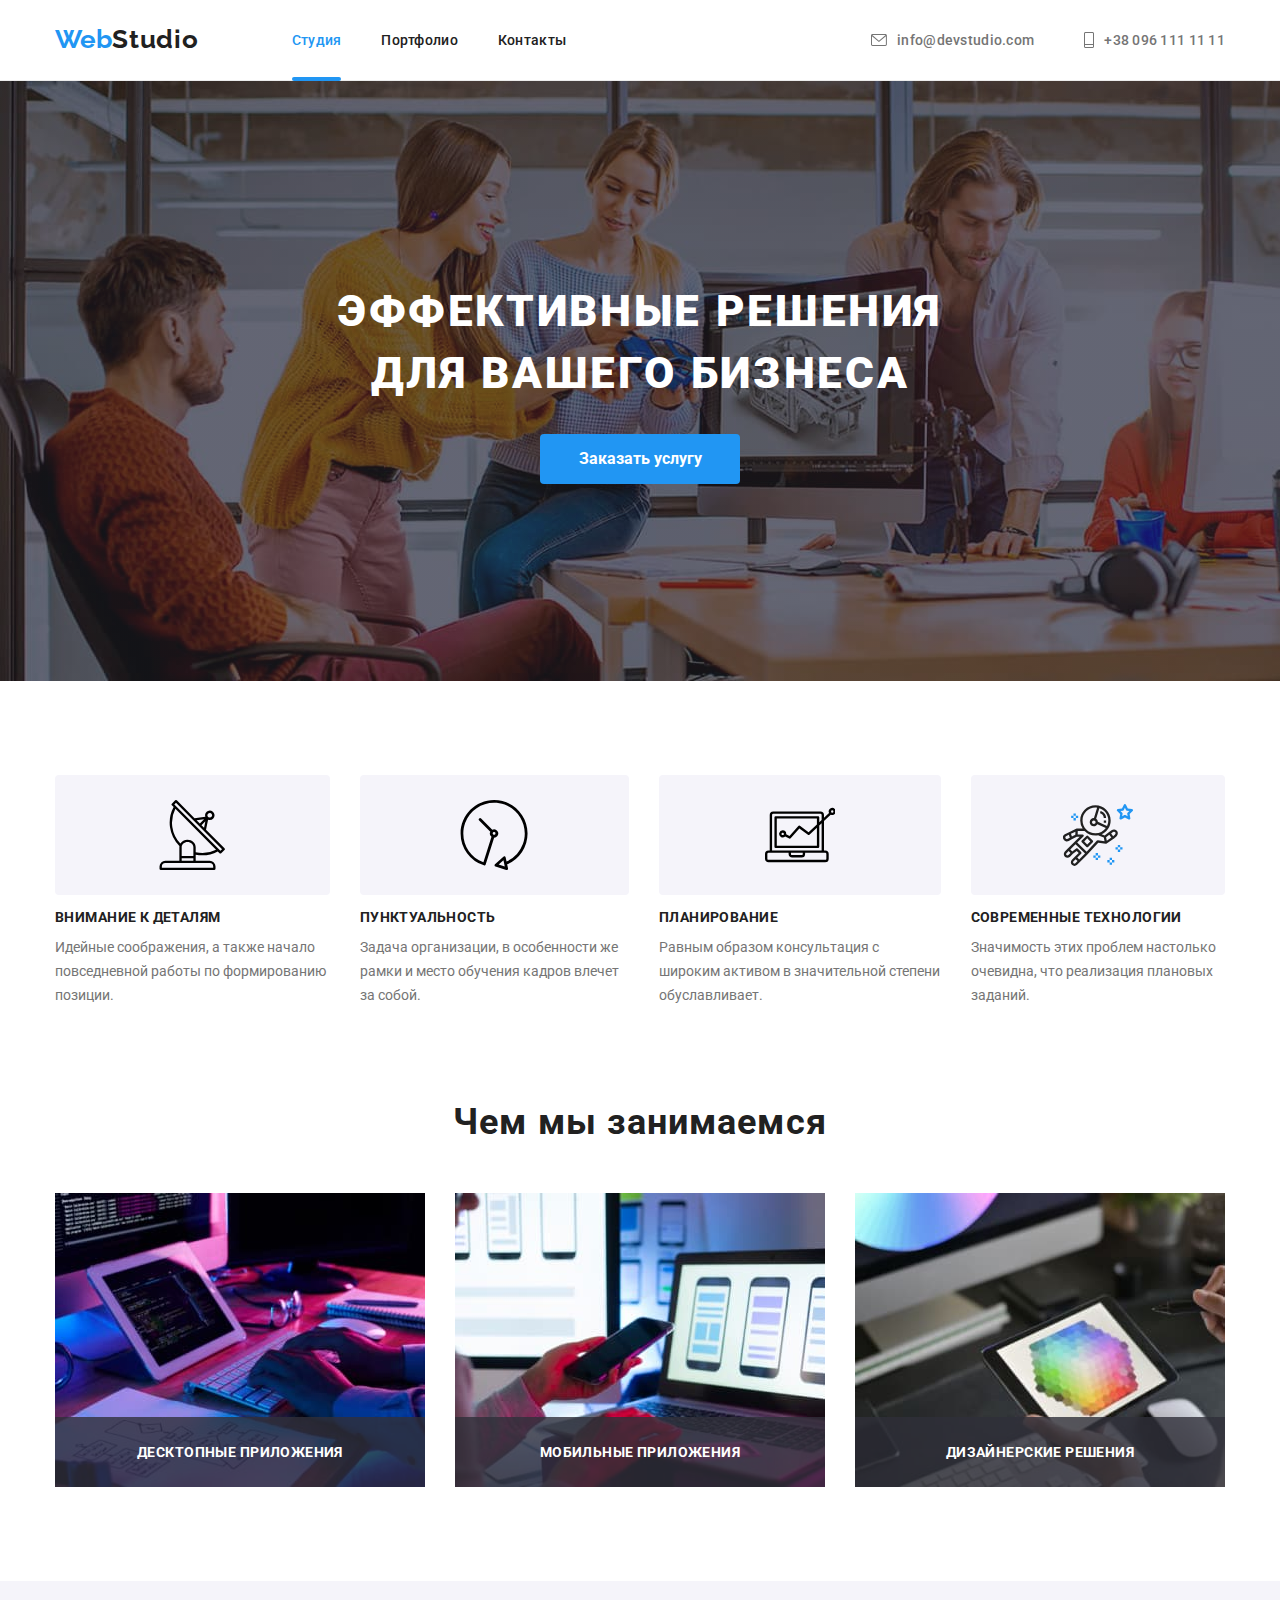
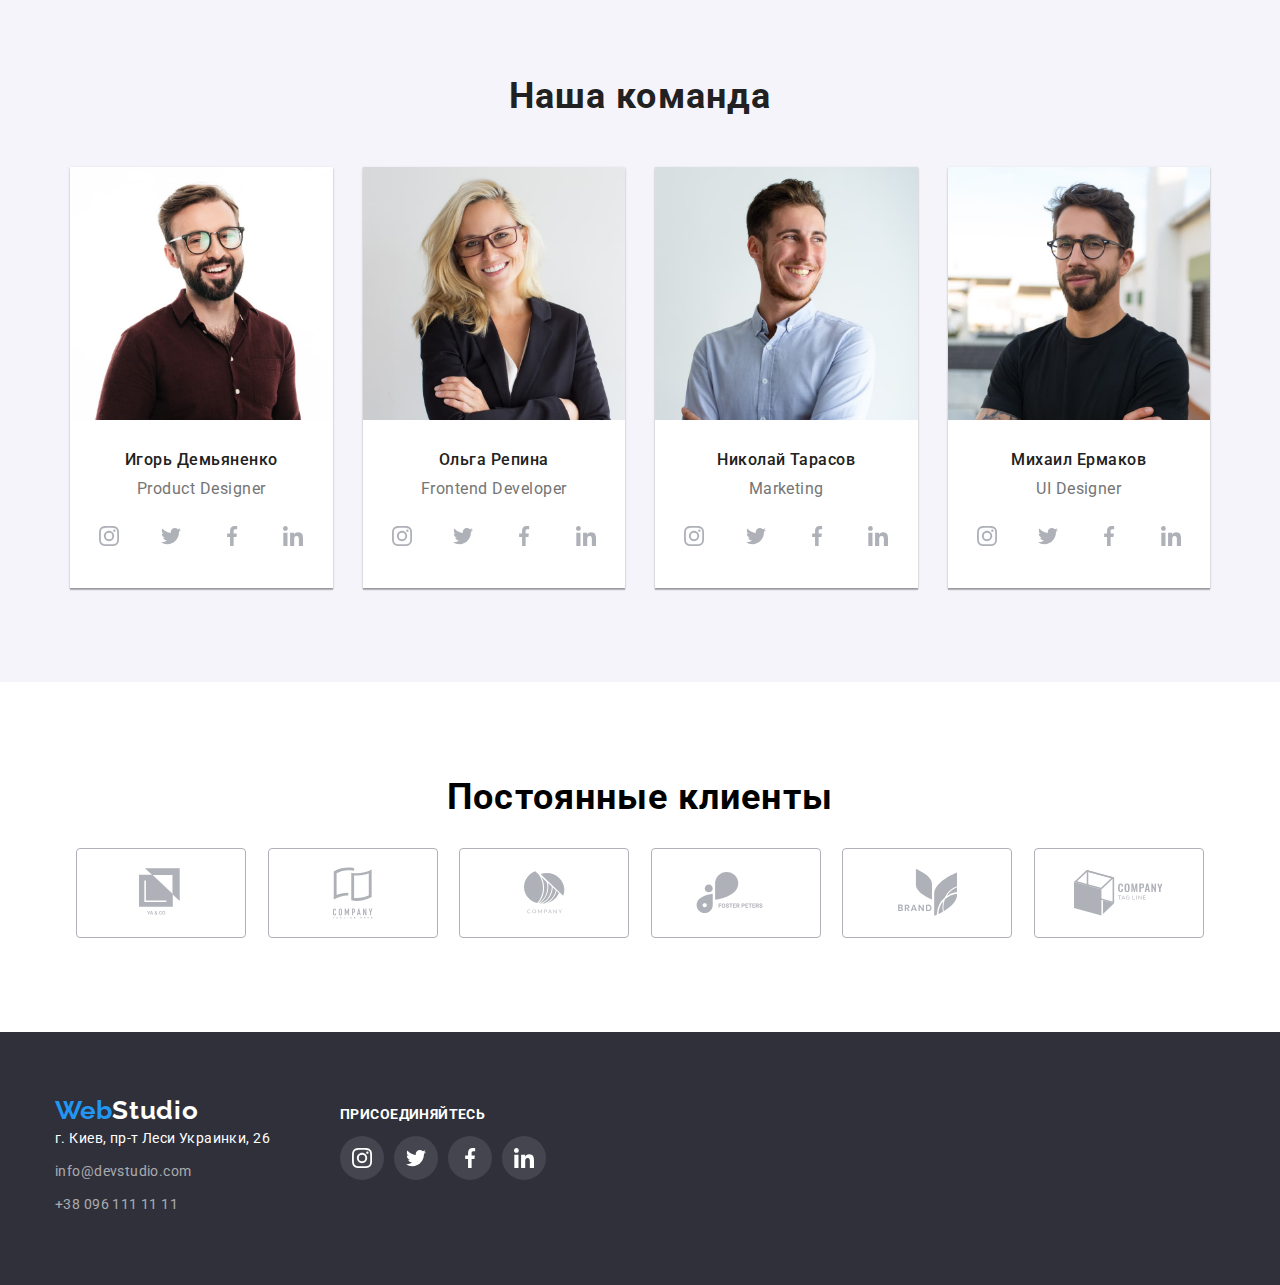
<file: index.html>
<!DOCTYPE html>
<html lang="en">
<head>
    <meta charset="UTF-8">
    <meta name="viewport" content="width=device-width, initial-scale=1.0">
    <title>Студия</title>
    <link rel="preconnect" href="https://fonts.gstatic.com">
    <link href="https://fonts.googleapis.com/css2?family=Raleway:wght@700&family=Roboto:wght@400;500;700;900&display=swap" rel="stylesheet">
    <link rel="stylesheet" href="https://cdnjs.cloudflare.com/ajax/libs/modern-normalize/1.0.0/modern-normalize.min.css" />
    <link rel="stylesheet" href="./css/styles.css">
</head>


<body>

    <!--Шапка страницы-->

    <header class="page-header">
        <div class="container">

        <nav class="main-nav">
    <a href="./index.html" class="logo-nav"><span class="web-item">Web</span><span class="studio-item">Studio</span></a>

    <ul class="site-nav">
            <li class="item"><a class="link link-current" href="./index.html">Студия</a></li>
        <li class="item"><a class="link" href="./portfolio.html">Портфолио</a></li>
        <li class="item"><a class="link" href="">Контакты</a> </li>
    </ul>
    <ul class="site-nav-contacts">
            <li class="item">

                <a class="contacts" href="mailto:info@devstudio.com">
                    <svg class="icons-nav" width="16" height="12">
                        <use href="./img/sprite.svg#icon-mail"></use>
                    </svg>
    
                    info@devstudio.com</a>
            </li>

        <li class="item">

                <a class="contacts" href="tel:+380961111111">
                    <svg class="icons-nav" width="10" height="16">
                        <use href="./img/sprite.svg#icon-phone"></use>
                    </svg>
                    
                    +38 096 111 11 11</a>
            </li>

    </ul>
</nav>
</div>
    </header>



        <!--Section 1-->
<main>
        <section class="hero-section">
            <div class="container">

            <h1 class="hero-tittle">Эффективные решения <br /> для вашего бизнеса</h1>
            <button data-modal-open class="hero-btn" type="button">Заказать услугу</button>

        </div>
        </section>
    
       <!--Section 2-->
    
    <section class="advantages-section">

        <div class="container">

        <h2 class="visually-hidden">Наши преимущества</h2>
        <ul class="advantages">
            <li class="item">

                <div class="advantages-container">
                    <svg width="70" height="70">
                        <use href="./img/sprite.svg#icon-plate"></use>
                    </svg>
                </div>

                <h3 class="advantages-tittle">Внимание к деталям</h3>
                <p class="advantages-text">Идейные соображения, а также начало повседневной работы по формированию позиции.</p>
            </li>

            <li class="item">

                <div class="advantages-container">
                    <svg width="70" height="70">
                        <use href="./img/sprite.svg#icon-clock"></use>
                    </svg>
                </div>

                <h3 class="advantages-tittle">Пунктуальность</h3>
                <p class="advantages-text">Задача организации, в особенности же рамки и место обучения кадров влечет за собой.</p>
            </li>

            <li class="item">

                <div class="advantages-container">
                    <svg width="70" height="70">
                        <use href="./img/sprite.svg#icon-rate"></use>
                    </svg>
                </div>

                <h3 class="advantages-tittle">Планирование</h3>
                <p class="advantages-text">Равным образом консультация с широким активом в значительной степени обуславливает.</p>
            </li>

            <li class="item">

                <div class="advantages-container">
                    <svg width="70" height="70">
                        <use href="./img/sprite.svg#icon-astronaut"></use>
                    </svg>
                </div>

                <h3 class="advantages-tittle">Современные технологии</h3>
                <p class="advantages-text">Значимость этих проблем настолько очевидна, что реализация плановых заданий.</p>
            </li>
        </ul>
    </div>

    </section>

    
       <!--Section 3-->
        
        <section class="wwd-section">
            <div class="container">

            <h2 class="wwd-tittle">Чем мы занимаемся</h2>
            <ul class="wwd-list">
                <li class="item">

                 <div class="wwd-container">
                 <img src="./img/img1.jpg" alt="Someone typing" width="370">
                 <p class="wwd-text">Десктопные приложения</p>
                </div>

                </li>
                <li class="item">
                    
                <div class="wwd-container">
                 <img src="./img/img2.jpg" alt="Someone holding phone" width="370">
                 <p class="wwd-text">Мобильные приложения</p>
                </div>
                </li>

                <li class="item">

                <div class="wwd-container">
                 <img src="./img/img3.jpg" alt="Someone drowing on the tabblet" width="370">
                 <p class="wwd-text">Дизайнерские решения</p>
                </li>
            </div>
            </ul>
            </div>

        </section>
 
       <!--Section 4-->

       <section class="team-section">
        <div class="container">

        <h2 class="team-tittle">Наша команда</h2>
        <ul class="emp-set">
            <li class="team-list">
                    <img src="./img/photo_team/photo1.jpg" alt="photo of a man" width="270">
                    <h3 class="emp-name">Игорь Демьяненко</h3>
                    <p class="emp-text">Product Designer</p>
                    <ul>
                        <div class="icon-list">
                            <li>
                                <a class="icon-container" href="https://www.instagram.com/">
                                <svg class="icon-socials" width="20" height="20">
                                    <use href="./img/sprite.svg#icon-instagram-2"></use>
                                </svg>
                                </a>
                            </li>
    
                            <li>
                                <a class="icon-container" href="https://twitter.com/">
                                    <svg class="icon-socials" width="20" height="20">
                                        <use href="./img/sprite.svg#icon-twitter-1"></use>
                                    </svg>
                                    </a>
                            </li>

                            <li>
                            <a class="icon-container" href="https://www.facebook.com/">
                                <svg class="icon-socials" width="20" height="20">
                                    <use href="./img/sprite.svg#icon-facebook-1"></use>
                                </svg>
                                </a>
                            </li>
    
                            <li>
                            <a class="icon-container" href="https://www.linkedin.com/">
                                <svg class="icon-socials" width="20" height="20">
                                    <use href="./img/sprite.svg#icon-linkedin-1"></use>
                                </svg>
                            </a>
                            </li>
                        </div>
                    </ul>
                    
            </li>

            <li class="team-list">
                    <img src="./img/photo_team/photo2.jpg" alt="photo of a woman" width="270">
                    <h3 class="emp-name">Ольга Репина</h3>
                    <p class="emp-text">Frontend Developer</p>
                    <ul>
                        <div class="icon-list">
                            <li>
                                <a class="icon-container" href="https://www.instagram.com/">
                                <svg class="icon-socials" width="20" height="20">
                                    <use href="./img/sprite.svg#icon-instagram-2"></use>
                                </svg>
                                </a>
                            </li>
    
                            <li>
                                <a class="icon-container" href="https://twitter.com/">
                                    <svg class="icon-socials" width="20" height="20">
                                        <use href="./img/sprite.svg#icon-twitter-1"></use>
                                    </svg>
                                    </a>
                            </li>

                            <li>
                            <a class="icon-container" href="https://www.facebook.com/">
                                <svg class="icon-socials" width="20" height="20">
                                    <use href="./img/sprite.svg#icon-facebook-1"></use>
                                </svg>
                                </a>
                            </li>
    
                            <li>
                            <a class="icon-container" href="https://www.linkedin.com/">
                                <svg class="icon-socials" width="20" height="20">
                                    <use href="./img/sprite.svg#icon-linkedin-1"></use>
                                </svg>
                            </a>
                            </li>
                        </div>
                    </ul>
            </li>

            <li class="team-list">
                    <img src="./img/photo_team/photo3.jpg" alt="photo of a man" width="270">
                    <h3 class="emp-name">Николай Тарасов</h3>
                    <p class="emp-text">Marketing</p>
                    <ul>
                        <div class="icon-list">
                            <li>
                                <a class="icon-container" href="https://www.instagram.com/">
                                <svg class="icon-socials" width="20" height="20">
                                    <use href="./img/sprite.svg#icon-instagram-2"></use>
                                </svg>
                                </a>
                            </li>
    
                            <li>
                                <a class="icon-container" href="https://twitter.com/">
                                    <svg class="icon-socials" width="20" height="20">
                                        <use href="./img/sprite.svg#icon-twitter-1"></use>
                                    </svg>
                                    </a>
                            </li>

                            <li>
                            <a class="icon-container" href="https://www.facebook.com/">
                                <svg class="icon-socials" width="20" height="20">
                                    <use href="./img/sprite.svg#icon-facebook-1"></use>
                                </svg>
                                </a>
                            </li>
    
                            <li>
                            <a class="icon-container" href="https://www.linkedin.com/">
                                <svg class="icon-socials" width="20" height="20">
                                    <use href="./img/sprite.svg#icon-linkedin-1"></use>
                                </svg>
                            </a>
                            </li>
                        </div>
                    </ul>
            </li>
            
            <li class="team-list">
                    <img src="./img/photo_team/photo4.jpg" alt="photo of a man" width="270">
                    <h3 class="emp-name">Михаил Ермаков</h3>
                    <p class="emp-text">UI Designer</p>
                    <ul>
                        <div class="icon-list">
                            <li>
                                <a class="icon-container" href="https://www.instagram.com/">
                                <svg class="icon-socials" width="20" height="20">
                                    <use href="./img/sprite.svg#icon-instagram-2"></use>
                                </svg>
                                </a>
                            </li>
    
                            <li>
                                <a class="icon-container" href="https://twitter.com/">
                                    <svg class="icon-socials" width="20" height="20">
                                        <use href="./img/sprite.svg#icon-twitter-1"></use>
                                    </svg>
                                    </a>
                            </li>

                            <li>
                            <a class="icon-container" href="https://www.facebook.com/">
                                <svg class="icon-socials" width="20" height="20">
                                    <use href="./img/sprite.svg#icon-facebook-1"></use>
                                </svg>
                                </a>
                            </li>
    
                            <li>
                            <a class="icon-container" href="https://www.linkedin.com/">
                                <svg class="icon-socials" width="20" height="20">
                                    <use href="./img/sprite.svg#icon-linkedin-1"></use>
                                </svg>
                            </a>
                            </li>
                        </div>
                    </ul>
            </li>
        </ul>
         </div>
     </section>

     <!--Section 5-->

     <section class="clients-section">

         <div class="container">
             <h2 class="clients-tittle">Постоянные клиенты</h2>

             <ul>
                 <div class="clients-container">
                 <li>
                     <a class="clients-list" href="#">
                         <svg class="clients-icon" width="45" height="50">
                             <use href="./img/sprite.svg#icon-logo-1"></use>
                         </svg>
                     </a>
                 </li>

                 <li>
                    <a class="clients-list" href="#">
                        <svg class="clients-icon" width="40" height="52">
                            <use href="./img/sprite.svg#icon-logo-2"></use>
                        </svg>
                    </a>
                 </li>

                 <li>
                    <a class="clients-list" href="#">
                        <svg class="clients-icon" width="41" height="43">
                            <use href="./img/sprite.svg#icon-logo-3"></use>
                        </svg>
                    </a>
                 </li>

                 <li>
                    <a class="clients-list" href="#">
                        <svg class="clients-icon" width="80" height="42">
                            <use href="./img/sprite.svg#icon-logo-4"></use>
                        </svg>
                    </a>
                 </li>

                 <li>
                    <a class="clients-list" href="#">
                        <svg class="clients-icon" width="59" height="47">
                            <use href="./img/sprite.svg#icon-logo-5"></use>
                        </svg>
                    </a>
                 </li>

                 <li>
                    <a class="clients-list" href="#">
                        <svg class="clients-icon" width="89" height="46">
                            <use href="./img/sprite.svg#icon-logo-6"></use>
                        </svg>
                    </a>
                 </li>
                </div>
             </ul>

         </div>

     </section>

</main>

<!--Footer-->

<footer class="footer">

    <address>
        <div class="container">
            <div class="footer-container">
<div class="cont-container">
        <a href="./index.html" class="footer-logo"><span class="web-item">Web</span><span class="studio-item-footer">Studio</span></a>
    <ul class="contacts-list">
        <li class="item"><a  href="#">г. Киев, пр-т Леси Украинки, 26</a></li>
        <li class="item"><a class="contacts-item" href="mailto:info@devstudio.com">info@devstudio.com</a></li>
        <li class="item"><a class="contacts-item" href="tel:+380961111111">+38 096 111 11 11</a></li>
    </ul>
</div>

<div>
        <p class="signup-text">Присоединяйтесь</p>
        <ul>
            <div class="list-container">
                            <li class="footer-icons">
                                <a class="logos" href="https://www.instagram.com/">
                                <svg class="logos-icons" width="20" height="20">
                                    <use href="./img/sprite.svg#icon-instagram-2"></use>
                                </svg>
                                </a>
                            </li>
    
                            <li class="footer-icons">
                                <a class="logos" href="https://twitter.com/">
                                    <svg class="logos-icons" width="20" height="20">
                                        <use href="./img/sprite.svg#icon-twitter-1"></use>
                                    </svg>
                                    </a>
                            </li>

                            <li class="footer-icons">
                            <a class="logos" href="https://www.facebook.com/">
                                <svg class="logos-icons" width="20" height="20">
                                    <use href="./img/sprite.svg#icon-facebook-1"></use>
                                </svg>
                                </a>
                            </li>
    
                            <li class="footer-icons">
                            <a class="logos" href="https://www.linkedin.com/">
                                <svg class="logos-icons" width="20" height="20">
                                    <use href="./img/sprite.svg#icon-linkedin-1"></use>
                                </svg>
                            </a>
                            </li>
                        </div>
        </ul>
    </div>
    </div>
</div>
    </address>
    
</footer>

<div class="backdrop is-hidden" data-modal>
    <div class="modal">
        <button class="close-button" data-modal-close type="button">
            <svg class="close-icon" width="11" height="11">
            <use href="./img/sprite2.svg#icon-close-black"></use>
            </svg>
        </button>
    </div>
</div>
<script src="./js/modal.js"></script>
</body>
</html>
</file>
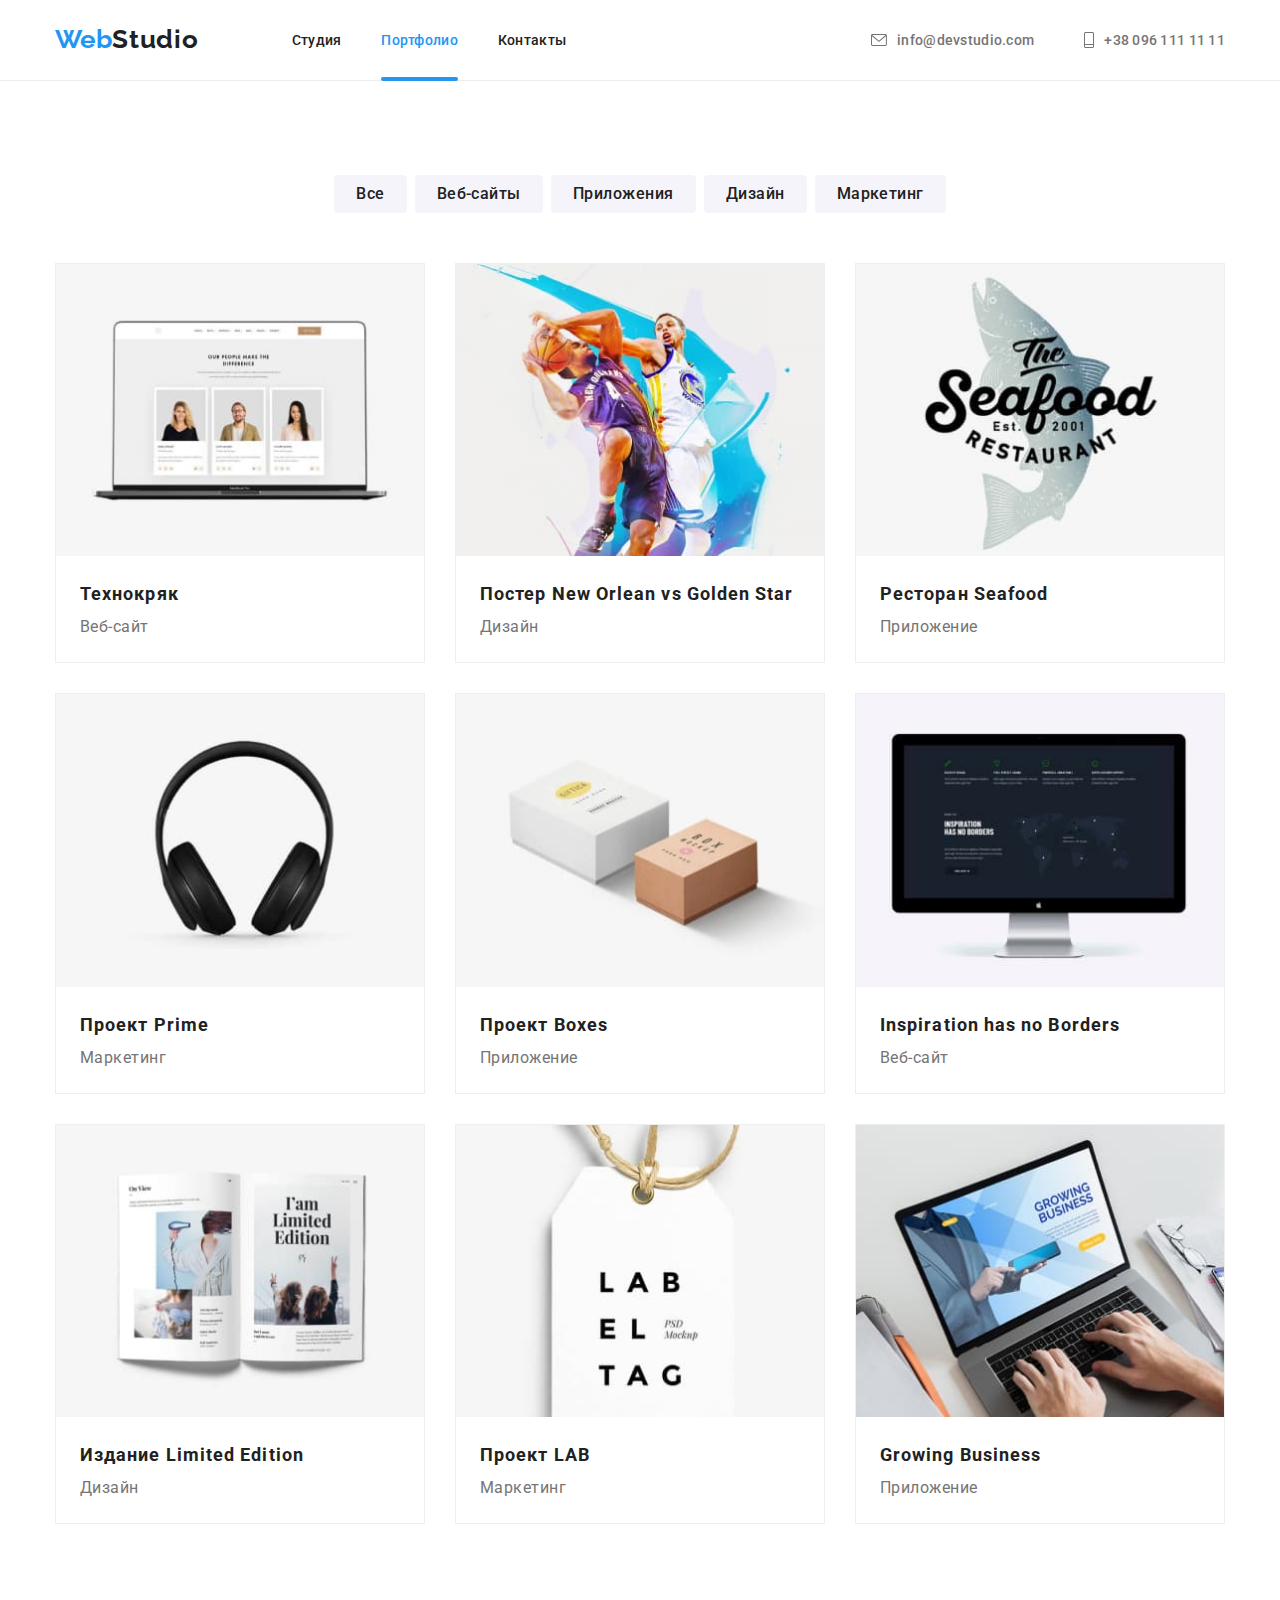
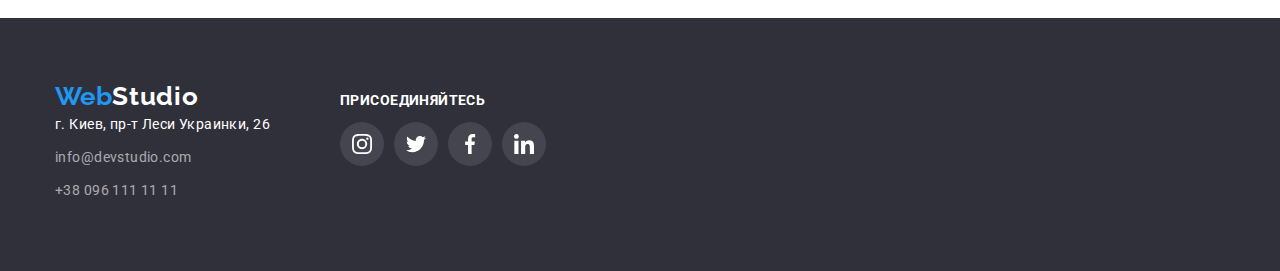
<file: portfolio.html>
<!DOCTYPE html>
<html lang="en">
<head>
    <meta charset="UTF-8">
    <meta name="viewport" content="width=device-width, initial-scale=1.0">
    <title>Портфолио</title>
    <link rel="preconnect" href="https://fonts.gstatic.com">
    <link href="https://fonts.googleapis.com/css2?family=Raleway:wght@700&family=Roboto:wght@400;500;700;900&display=swap" rel="stylesheet">
    <link rel="stylesheet" href="https://cdnjs.cloudflare.com/ajax/libs/modern-normalize/1.0.0/modern-normalize.min.css" />
    <link rel="stylesheet" href="./css/styles.css">
</head>
<body>

 <!--Шапка страницы-->

    <header class="page-header">
        
 <div class="container">

        <nav class="main-nav">
    <a href="./index.html" class="logo-nav"><span class="web-item">Web</span><span class="studio-item">Studio</span></a>

    <ul class="site-nav">
        <li class="item"><a class="link" href="./index.html">Студия</a></li>
        <li class="item"><a class="link link-current" href="./portfolio.html">Портфолио</a></li>
        <li class="item"><a class="link" href="">Контакты</a> </li>
    </ul>
    <ul class="site-nav-contacts">
        <li class="item">

            <a class="contacts" href="mailto:info@devstudio.com">
                <svg class="icons-nav" width="16" height="12">
                    <use href="./img/sprite.svg#icon-mail"></use>
                </svg>

                info@devstudio.com</a>
        </li>

    <li class="item">

            <a class="contacts" href="tel:+380961111111">
                <svg class="icons-nav" width="10" height="16">
                    <use href="./img/sprite.svg#icon-phone"></use>
                </svg>
                
                +38 096 111 11 11</a>
        </li>
    </ul>
</nav>

 </div>
    </header>


<main>


    <section class="potrfolio-section">
        <div class="container">

        <ul class="buttons">
            <li class="item"><button class="filter-btn" type="button">Все</button></li>
            <li class="item"><button class="filter-btn" type="button">Веб-сайты</button></li>
            <li class="item"><button class="filter-btn" type="button">Приложения</button></li>
            <li class="item"><button class="filter-btn" type="button">Дизайн</button></li>
            <li class="item"><button class="filter-btn" type="button">Маркетинг</button></li>
          
        </ul>
        
        <h1 class="visually-hidden">Наши работы</h1>
        
        <ul class="projects-set">

            <li class="projects-list">
                <a class="card-link" href="#">

                    <div class="product-thumb">
                        <img src="./img/projects_photo/img1.jpg" alt="Веб-сайт" width="370">
                        <div class="product-overlay">
                        <p class="overlay-text">Технокряк это современная площадка распространения коронавируса. Компании используют эту платформу для цифрового шпионажа и атак на защищённые сервера конкурентов.</p>
                        </div>
                    </div>

                    <div class="text-container">
                    <h2 class="projects-tittle">Технокряк</h2>
                    <p class="projects-text">Веб-сайт</p>
                    </div>

                </a>
            </li>

            <li class="projects-list">
                <a class="card-link" href="#">

                    <div class="product-thumb">
                <img src="./img/projects_photo/img2.jpg" alt="Постер New Orlean vs Golden Star" width="370">
               <div class="product-overlay"> 
                   <p class="overlay-text">Технокряк это современная площадка распространения коронавируса. Компании используют эту платформу для цифрового шпионажа и атак на защищённые сервера конкурентов.</p>
                </div>
                    </div>

                <div class="text-container">
                <h2 class="projects-tittle">Постер New Orlean vs Golden Star</h2>
                <p class="projects-text">Дизайн</p>
                </div>
                </a>
            </li>

            <li class="projects-list">
                <a class="card-link" href="#">

                    <div class="product-thumb">
                <img src="./img/projects_photo/img3.jpg" alt="Приложение Seafood" width="370">
                <div class="product-overlay">
                <p class="overlay-text">Технокряк это современная площадка распространения коронавируса. Компании используют эту платформу для цифрового шпионажа и атак на защищённые сервера конкурентов.</p>
                </div>
                    </div>

                <div class="text-container">
                <h2 class="projects-tittle">Ресторан Seafood</h2>
                <p class="projects-text">Приложение</p>
                </div>
                </a>    
            </li>

            <li class="projects-list">
                <a class="card-link" href="#">

                    <div class="product-thumb">
                <img src="./img/projects_photo/img4.jpg" alt="Наушники" width="370">
                <div class="product-overlay"> 
                <p class="overlay-text">Технокряк это современная площадка распространения коронавируса. Компании используют эту платформу для цифрового шпионажа и атак на защищённые сервера конкурентов.</p>
                </div>
                    </div>

                <div class="text-container">
                <h2 class="projects-tittle">Проект Prime</h2>
                <p class="projects-text">Маркетинг</p>
                </div>
                </a>
            </li>

            <li class="projects-list">
                <a class="card-link" href="#">

                    <div class="product-thumb">
                <img src="./img/projects_photo/img5.jpg" alt="Коробки" width="370">
                <div class="product-overlay"> 
                <p class="overlay-text">Технокряк это современная площадка распространения коронавируса. Компании используют эту платформу для цифрового шпионажа и атак на защищённые сервера конкурентов.</p>
                </div>
                    </div>

                <div class="text-container">
                <h2 class="projects-tittle">Проект Boxes</h2>
                <p class="projects-text">Приложение</p>
                </div>
                </a>
            </li>

            <li class="projects-list">
                <a class="card-link" href="#">

                    <div class="product-thumb">
                <img src="./img/projects_photo/img6.jpg" alt="Монитор" width="370">
                <div class="product-overlay"> 
                <p class="overlay-text">Технокряк это современная площадка распространения коронавируса. Компании используют эту платформу для цифрового шпионажа и атак на защищённые сервера конкурентов.</p>
                </div>
                    </div>

                <div class="text-container">
                <h2 class="projects-tittle">Inspiration has no Borders</h2>
                <p class="projects-text">Веб-сайт</p>
                </div>
                </a>
            </li>

            <li class="projects-list">
                <a class="card-link" href="#">

                    <div class="product-thumb">
                <img src="./img/projects_photo/img7.jpg" alt="Книга" width="370">
                <div class="product-overlay"> 
                <p class="overlay-text">Технокряк это современная площадка распространения коронавируса. Компании используют эту платформу для цифрового шпионажа и атак на защищённые сервера конкурентов.</p>
                </div>
                    </div>

                <div class="text-container">
                <h2 class="projects-tittle">Издание Limited Edition</h2>
                <p class="projects-text">Дизайн</p>
                </div>
                </a>
            </li>

            <li class="projects-list">
                <a class="card-link" href="#">

                    <div class="product-thumb">
                <img src="./img/projects_photo/img8.jpg" alt="Лейба" width="370">
                <div class="product-overlay"> 
                <p class="overlay-text">Технокряк это современная площадка распространения коронавируса. Компании используют эту платформу для цифрового шпионажа и атак на защищённые сервера конкурентов.</p>
                </div>
                    </div>

                <div class="text-container">
                <h2 class="projects-tittle">Проект LAB</h2>
                <p class="projects-text">Маркетинг</p>
                </div>
                </a>
            </li>

            <li class="projects-list">
                <a class="card-link" href="#">

                    <div class="product-thumb">
                <img src="./img/projects_photo/img9.jpg" alt="Печать на ноутбуке" width="370">
                <div class="product-overlay"> 
                <p class="overlay-text">Технокряк это современная площадка распространения коронавируса. Компании используют эту платформу для цифрового шпионажа и атак на защищённые сервера конкурентов.</p>
                </div>
                    </div>

                <div class="text-container">
                <h2 class="projects-tittle">Growing Business</h2>
                <p class="projects-text">Приложение</p>
                </div>
                </a>
            </li>
            
        </ul>

        </div>

        </section>
        
</main>

<!--Footer-->
<footer class="footer">

    <address>
        <div class="container">
            <div class="footer-container">
<div class="cont-container">
        <a href="./index.html" class="footer-logo"><span class="web-item">Web</span><span class="studio-item-footer">Studio</span></a>
    <ul class="contacts-list">
        <li class="item"><a  href="#">г. Киев, пр-т Леси Украинки, 26</a></li>
        <li class="item"><a class="contacts-item" href="mailto:info@devstudio.com">info@devstudio.com</a></li>
        <li class="item"><a class="contacts-item" href="tel:+380961111111">+38 096 111 11 11</a></li>
    </ul>
</div>

<div>
        <p class="signup-text">Присоединяйтесь</p>
        <ul>
            <div class="list-container">
                <li class="footer-icons">
                    <a class="logos" href="https://www.instagram.com/">
                    <svg class="logos-icons" width="20" height="20">
                        <use href="./img/sprite.svg#icon-instagram-2"></use>
                    </svg>
                    </a>
                </li>

                <li class="footer-icons">
                    <a class="logos" href="https://twitter.com/">
                        <svg class="logos-icons" width="20" height="20">
                            <use href="./img/sprite.svg#icon-twitter-1"></use>
                        </svg>
                        </a>
                </li>

                <li class="footer-icons">
                <a class="logos" href="https://www.facebook.com/">
                    <svg class="logos-icons" width="20" height="20">
                        <use href="./img/sprite.svg#icon-facebook-1"></use>
                    </svg>
                    </a>
                </li>

                <li class="footer-icons">
                <a class="logos" href="https://www.linkedin.com/">
                    <svg class="logos-icons" width="20" height="20">
                        <use href="./img/sprite.svg#icon-linkedin-1"></use>
                    </svg>
                </a>
                </li>
                        </div>
        </ul>
    </div>
    </div>
</div>
    </address>
    
</footer>
</body>
</html>
</file>
<file: css/styles.css>
:root {
    --blue-color: #2196f3;
    --tittle-color: #212121;
    --text-color: #757575;
    --white-color: #ffffff;
    --background-color-dark: #2f303a;
    --background-color-light: #f5f4fa;

    --animation: cubic-bezier(0.4, 0, 0.2, 1);
    --animation-time: 250ms;
}

ul {
    list-style: none;
    margin: 0;
    padding: 0;
}
a {
    text-decoration: none;
    color: currentColor;
}

img {
    display: block;
    max-width: 100%;
    height: auto;
}

svg {
    display: block;
    max-width: 100%;
    height: auto;
}

.container {
    width: 1200px;
    padding: 0 15px;
    margin-left: auto;
    margin-right: auto;
}

/* HEADER */

.web-item {
    color: var(--blue-color);
    font-family: 'Raleway', sans-serif;
    font-style: normal;
    font-weight: bold;
    font-size: 26px;
    line-height: 31px;
}

.studio-item {
    color: var(--tittle-color);
    font-family: 'Raleway', sans-serif;
    font-style: normal;
    font-weight: bold;
    font-size: 26px;
    line-height: 31px;
    letter-spacing: 0.03em;

}

.site-nav {
    margin-left: 93px;

    color: var(--tittle-color);

    font-family: 'Roboto', sans-serif;
    font-style: normal;
    font-weight: 500;
    font-size: 14px;
    line-height: 16px;
    letter-spacing: 0.02em;

}

.site-nav .item:not(:last-child) {
    margin-right: 40px;
}

.site-nav .link {
    transition: color var(--animation-time) var(--animation);
}

.site-nav .link:hover,
.site-nav .link:focus{
    color: var(--blue-color);
}

.site-nav .link {
    padding-top: 32px;
    padding-bottom: 32px;
}

.site-nav .link-current {
    color: var(--blue-color);
}

.link-current {
    position: relative;
}


.link-current::after {
    content: '';

    position: absolute;
    left: 0;
    bottom: -1px;

    display: block;
    width: 100%;
    height: 4px;
    border-radius: 2px;

    /* transform: scaleX(0);
    transition: transform 250ms cubic-bezier(0.4, 0, 0.2, 1); */

    background-color: var(--blue-color);
}

/* .link-current:hover::after {
    transform: scaleX(1);
} */

.site-nav-contacts {
    margin-left: auto;
}

.site-nav-contacts .item:not(:last-child) {
    margin-right: 50px;
}

.contacts {
    color: var(--text-color);
    font-family: 'Roboto', sans-serif;
    font-style: normal;
    font-weight: 500;
    font-size: 14px;
    line-height: 16px;
    letter-spacing: 0.02em;

    transition: color var(--animation-time) var(--animation);
}

.contacts:hover,
.contacts:focus {
    color: var(--blue-color);
}

.logo-nav, 
.site-nav, 
.site-nav-contacts,
.main-nav {
    display: flex;
    align-items: center;
}

.site-nav,
.site-nav-contacts {
    padding-top: 32px;
    padding-bottom: 32px;
}

.logo-nav {
    padding-top: 24px;
    padding-bottom: 25px;
}

.page-header {
    border-bottom: 1px solid #ECECEC;
    min-height: 80px;
}


.contacts {
    display: flex;
    justify-content: center;
    align-items: center;
    color: var(--text-color);
}

.icons-nav {
    margin-right: 10px;
    fill: currentColor;
}


/* HERO SECTION */

.hero-section {
    padding-top: 200px;
    padding-bottom: 200px;

    text-align: center;
}

.hero-section{
    max-width: 1600px;
    height: 600px;
    margin-left: auto;
    margin-right: auto;
    background-image: linear-gradient(
    to right,
    rgba(47, 48, 58, 0.4),
    rgba(47, 48, 58, 0.4)
     ), url('../img/background.jpg')
}

.hero-tittle {
    margin-top: 0;
    margin-bottom: 30px;

    font-family: 'Roboto', sans-serif;
    font-style: normal;
    font-weight: 900;
    font-size: 44px;
    line-height: 1.4;
    text-align: center;
    letter-spacing: 0.06em;
    text-transform: uppercase;

    color: var(--white-color);
    }

.hero-btn {
    display: inline-block;
    min-width: 200px;
    padding: 10px 32px;
    border-radius: 4px;

    text-decoration: none;
    background-color: var(--blue-color);
    border: none;
    color: var(--white-color);
    font-family: 'Roboto', sans-serif;
    font-style: normal;
    font-weight: bold;
    font-size: 16px;
    line-height: 30px;
}

.visually-hidden {
    position: absolute;
    width: 1px;
    height: 1px;
    margin: -1px;
    border: 0;
    padding: 0;
    
    white-space: nowrap;
    clip-path: inset(100%);
    clip: rect(0 0 0 0);
    overflow: hidden;
  }

/* SECTION 2 */

  .advantages {
      display: flex;
      justify-content: center;
  }

  .advantages-section {
      padding-top: 94px;
      padding-bottom: 94px;
  }

.advantages-tittle {
    margin-bottom: 10px;
    
    color: var(--tittle-color);
    font-family: 'Roboto', sans-serif;
    font-style: normal;
    font-weight: bold;
    font-size: 14px;
    line-height: 16px;
    letter-spacing: 0.03em;
    text-transform: uppercase;
}

.advantages-text {
    margin-top: 0;
    margin-bottom: 0;

    color: var(--text-color);
    font-family: 'Roboto', sans-serif;
    font-style: normal;
    font-weight: normal;
    font-size: 14px;
    line-height: 24px;
}

.advantages .item:not(:last-child) {
    margin-right: 30px;
}

.advantages-container {
    display: flex;
    justify-content: center;
    align-items: center;
    height: 120px;
    border-radius: 4px;

    background-color: var(--background-color-light);
}



/* SECTION 3 */
.wwd-section {
    padding-bottom: 94px;
}

.wwd-tittle {
    margin-top: 0;
    margin-bottom: 50px;

    color: var(--tittle-color);
    font-family: 'Roboto', sans-serif;
    font-style: normal;
    font-weight: bold;
    font-size: 36px;
    line-height: 42px;
    text-align: center;
    letter-spacing: 0.03em;
}

.wwd-list {
    display: flex;
    flex-wrap: wrap;
    margin-right: -30px;
}

.wwd-list .item:not(:last-child) {
    margin-right: 30px;
}

.wwd-list .item {
    flex-basis: calc(100% / 3 - 30px);
    margin-right: 30px;
}

.wwd-container {
    position: relative;
}

.wwd-text {
    position: absolute;
    bottom: 0;

    margin: 0;
    padding: 27px 82px;
    width: 100%;

    font-family: 'Roboto', sans-serif;
    font-style: normal;
    font-weight: bold;
    font-size: 14px;
    line-height: 16px;
    text-align: center;
    letter-spacing: 0.03em;
    text-transform: uppercase;

    color: var(--white-color);
    background: rgba(47, 48, 58, 0.8);
}


/* SECTION 4 */

.team-tittle {
    margin-top: 0;
    margin-bottom: 50px;

    color: var(--tittle-color);
    font-family: 'Roboto', sans-serif;
    font-style: normal;
    font-weight: bold;
    font-size: 36px;
    line-height: 42px;
    text-align: center;
    letter-spacing: 0.03em;
}

.team-section {
    padding-top: 94px;
    padding-bottom: 94px;
    background-color: var(--background-color-light);
}

.emp-name {
    margin-top: 30px;
    margin-bottom: 10px;

    color: var(--tittle-color);
    font-family: 'Roboto', sans-serif;
    font-style: normal;
    font-weight: 500;
    font-size: 16px;
    line-height: 19px;
    text-align: center;
    letter-spacing: 0.03em;
}

.emp-text {
    margin-top: 0;
   
    color: var(--text-color);
    font-family: 'Roboto', sans-serif;
    font-style: normal;
    font-weight: normal;
    font-size: 16px;
    line-height: 19px;
    text-align: center;
    letter-spacing: 0.03em;
}
.team-list {
    background-color: var(--white-color);
    box-shadow: 0px 1px 3px rgba(0, 0, 0, 0.12), 0px 1px 1px rgba(0, 0, 0, 0.14), 0px 2px 1px rgba(0, 0, 0, 0.2);
}
.team-list:not(:last-child){
    margin-right: 30px;
}

.emp-set {
    display: flex;
    justify-content: center;
    flex-wrap: wrap;
    border-radius: 0px 0px 4px 4px;
}

.emp-set .team-list {
    flex-basis: calc(100% / 4 - 30px);
}

.icon-list {
    display: flex;
    justify-content: space-evenly;
    padding-bottom: 30px;
}


.icon-container {
    display: flex;
    align-items: center;
    justify-content: center;
    height: 44px;
    width: 44px;

    color: #AFB1B8;

    transition: border-radius var(--animation-time) var(--animation), background-color var(--animation-time) var(--animation), color var(--animation-time) var(--animation)
}

.icon-socials {
    fill: currentColor;
}


.icon-container:hover,
.icon-container:focus {
    border-radius: 50%;
    background-color: var(--blue-color);
    color: var(--white-color);
}


/* Section 5 */

.clients-tittle {
    margin-top: 0;
    padding-top: 94px;

    font-family: 'Roboto', sans-serif;
    font-weight: bold;
    font-style: normal;
    font-size: 36px;
    line-height: 42px;
    text-align: center;
    letter-spacing: 0.03em;
}

.clients-container {
    display: flex;
    justify-content: space-evenly;
    padding-bottom: 94px;
}


.clients-list {
    display: flex;
    justify-content: center;
    align-items: center;
    width: 170px;
    height: 90px;
    border: 1px solid #AFB1B8;
    border-radius: 4px;

    color: #AFB1B8;

    transition: color var(--animation-time) var(--animation), border var(--animation-time) var(--animation);
}

.clients-icon {
    fill: currentColor;
}

.clients-list:hover,
.clients-list:focus {
    color: var(--blue-color);
    border: 1px solid var(--blue-color);
}

/* FOOTER */

.footer-logo {
    margin-top: 60px;
}

.footer {
    padding-top: 60px;
    padding-bottom: 60px;
    background-color: var(--background-color-dark);
}
.studio-item-footer {
    color: var(--white-color);
    font-family: 'Raleway', sans-serif;
    font-style: normal;
    font-weight: bold;
    font-size: 26px;
    line-height: 31px;
    letter-spacing: 0.03em;
}

.contacts-list{
    color: var(--white-color);
    font-family: 'Roboto', sans-serif;
    font-style: normal;
    font-weight: normal;
    font-size: 14px;
    line-height: 24px;
    letter-spacing: 0.03em;
}

.contacts-item {
    color: rgba(255, 255, 255, 0.6);
}

.contacts-list .item {
    margin-bottom: 9px;
}

.signup-text {
    display: flex;

    font-family: Roboto;
    font-style: normal;
    font-weight: bold;
    font-size: 14px;
    line-height: 16px;
    letter-spacing: 0.03em;
    text-transform: uppercase;
    color: var(--white-color);
}

.logos {
    display: flex;
    justify-content: center;
    align-items: center;

    width: 44px;
    height: 44px;
    background: rgba(255, 255, 255, 0.1);
    border-radius: 50%;

    color: var(--white-color);

    transition: background-color var(--animation-time) var(--animation), color var(--animation-time) var(--animation);
}

.footer-container {
    display: flex;
    align-items: baseline;
}

.list-container {
    display: flex;
    justify-content: center;
}


.logos-icons {
    fill: currentColor;
}

.logos:hover,
.logos:focus {
    background-color: var(--blue-color);
    color: var(--white-color);
}

.footer-icons:not(:last-child) {
    margin-right: 10px;
}

.cont-container {
    margin-right: 70px;
}

/* PORTFOLIO */

.potrfolio-section {
    padding-top: 94px;
    padding-bottom: 94px;
}

.buttons {
    display: flex;
    justify-content: center;
    margin-bottom: 50px;
}

.buttons .item:not(:last-child) {
    margin-right: 8px;
}

.filter-btn {
    padding: 6px  22px;
    min-width: auto;

    text-decoration: none;
    background-color: var(--background-color-light);
    border: none;
    border-radius: 4px;
    color: var(--tittle-color);
    font-family: 'Roboto', sans-serif;
    font-style: normal;
    font-weight: 500;
    font-size: 16px;
    line-height: 26px;
    text-align: center;
    letter-spacing: 0.03em;

    transition: background-color var(--animation-time) var(--animation), color var(--animation-time) var(--animation), box-shadow var(--animation-time) var(--animation)
}
.filter-btn:hover,
.filter-btn:focus {
    background-color: var(--blue-color);
    color: var(--white-color);
    box-shadow: 0px 3px 1px rgba(0, 0, 0, 0.1), 0px 1px 2px rgba(0, 0, 0, 0.08), 0px 2px 2px rgba(0, 0, 0, 0.12);
}

/* PROJECTS */

.projects-list {
    background-color: var(--white-color);
    border: 1px solid #EEEEEE;
}

.text-container{
    padding: 20px 24px;
}

.projects-tittle {
    margin-top: 0;
    margin-bottom: 0;

    color: var(--tittle-color);
    font-family: 'Roboto', sans-serif;
    font-style: normal;
    font-weight: bold;
    font-size: 18px;
    line-height: 2;
    letter-spacing: 0.06em;
}

.projects-text {
    margin-top: 0;
    margin-bottom: 0;

    color: var(--text-color);
    font-family: 'Roboto', sans-serif;
    font-style: normal;
    font-weight: normal;
    font-size: 16px;
    line-height: 30px;
    letter-spacing: 0.03em;
}

.projects-set {
    display: flex;
    flex-wrap: wrap;
    margin-right: -30px;
    margin-bottom: -30px;
}

.projects-set .projects-list {
    flex-basis: calc(100% / 3 - 30px);
    margin-bottom: 30px;
    margin-right: 30px;
}

.card-link {
    display: block;

    transition: transform var(--animation-time) var(--animation), opacity var(--animation-time) var(--animation), box-shadow var(--animation-time) var(--animation);
}

.card-link:focus,
.card-link:hover {
    box-shadow: 0px 1px 1px rgba(0, 0, 0, 0.12), 0px 4px 4px rgba(0, 0, 0, 0.06), 1px 4px 6px rgba(0, 0, 0, 0.16);
}

/* CARD OVERLAY */

.product-thumb {
    position: relative;
    overflow: hidden;
}

.product-overlay {
    position: absolute;
    top: 0;
    left: 0;

    width: 100%;
    height: 100%;

    opacity: 0;

    background-color: var(--blue-color);
    transform: translateY(100%);
    transition: opacity var(--animation-time) var(--animation), transform var(--animation-time) var(--animation);
}

.product-overlay:hover {
    opacity: 1;
}

.card-link:hover .product-overlay,
.card-link:focus .product-overlay {
    transform: translateY(0);
    opacity: 1;
}

.overlay-text {
    position: absolute;
    top: 50%;
    left: 50%;
    transform: translate(-50%, -50%);

    margin: 0;
    height: 100%;
    width: 100%;
    padding: 63px 24px;
    font-family: 'Roboto', sans-serif;
    font-style: normal;
    font-weight: normal;
    font-size: 18px;
    line-height: 28px;
    letter-spacing: 0.03em;
    color: var(--white-color);

    opacity: 0;

    transition: opacity var(--animation-time) var(--animation);
}


.card-link:hover .overlay-text,
.card-link:focus .overlay-text {
    opacity: 1;
}

/* BACKDROP */

.backdrop {
    position: fixed;
    top: 0;
    left: 0;

    height: 100%;
    width: 100%;

    background-color: rgba(0, 0, 0, 0.2);

}

.backdrop.is-hidden {
    opacity: 0;
    pointer-events: none;

}

.modal {
    position: absolute;
    top: 50%;
    left: 50%;
    transform: translate(-50%, -50%);

    max-width: 528px;
    width: 100%;
    max-height: 100vh;
    height: 581px;

    padding: 40px;

    background-color: var(--white-color);
}

.close-button {
    position: absolute;
    top: 0;
    right: 0;

    width: 30px;
    height: 30px;
    border: 1px solid rgba(0, 0, 0, 0.1);
    border-radius: 50%;
    margin-top: 8px;
    margin-right: 8px;

    background-color: var(--white-color);
}

.close-icon {
    display: inline-flex;
    justify-content: center;
    align-items: center;
}
</file>
